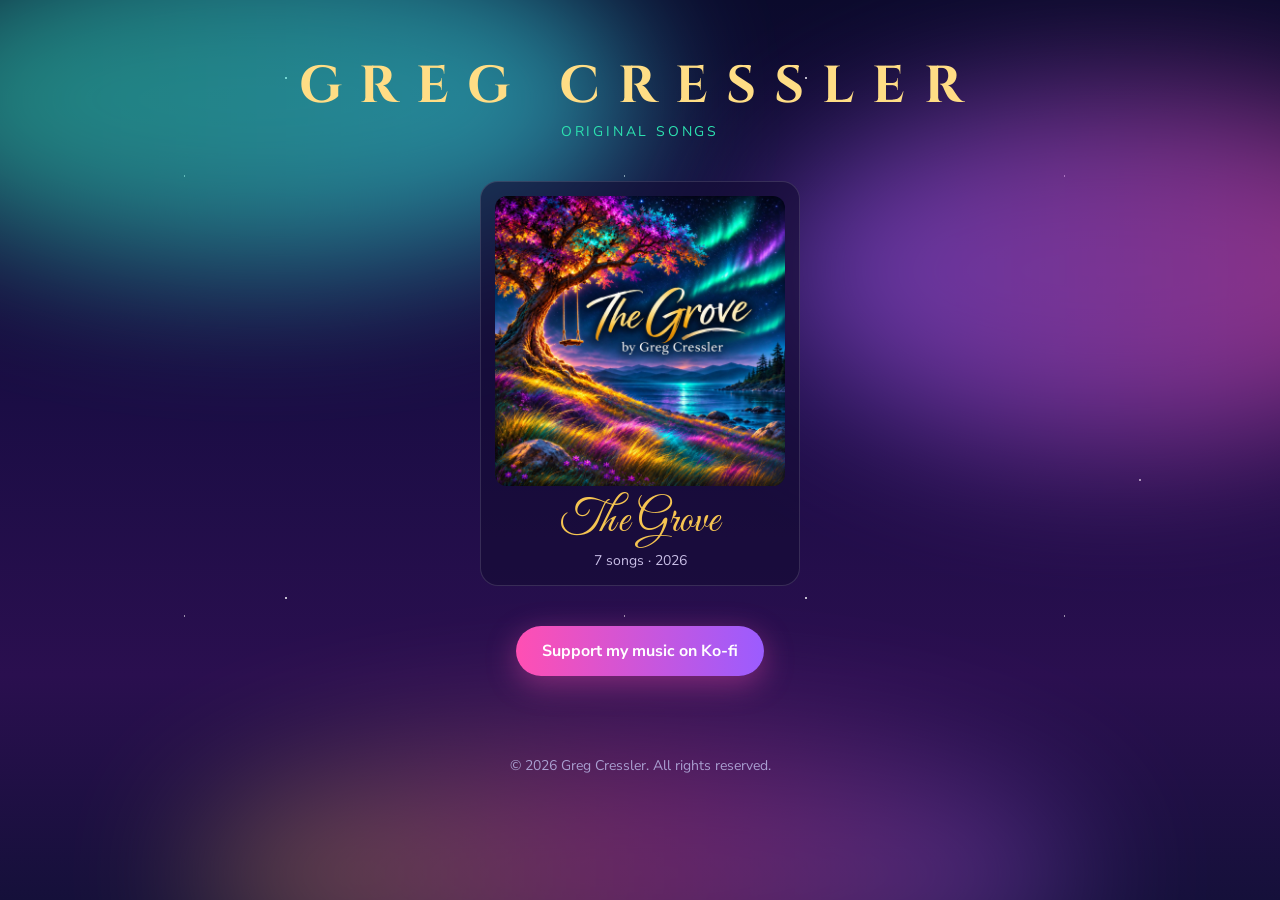
<file: index.html>
<!DOCTYPE html>
<html lang="en">
<head>
<meta charset="utf-8">
<meta name="viewport" content="width=device-width, initial-scale=1">
<title>Greg Cressler · Music</title>
<meta name="description" content="Original songs by Greg Cressler.">
<meta property="og:title" content="Greg Cressler · Music">
<meta property="og:image" content="https://gregcressler.com/the-grove/art/share.jpg">
<link rel="icon" href="the-grove/art/the-grove.jpg">
<meta name="theme-color" content="#120a2e">
<link rel="preconnect" href="https://fonts.googleapis.com"><link rel="preconnect" href="https://fonts.gstatic.com" crossorigin>
<link href="https://fonts.googleapis.com/css2?family=Cinzel:wght@500;700&family=Great+Vibes&family=Nunito+Sans:wght@400;600;700&display=swap" rel="stylesheet">
<link rel="stylesheet" href="style.css">
</head>
<body>
<div class="sky" aria-hidden="true"><div class="aurora a1"></div><div class="aurora a2"></div><div class="aurora a3"></div></div>
<main class="wrap home">
  <h1 class="home-name">GREG CRESSLER</h1>
  <p class="home-sub">Original songs</p>
  <div class="albums">
    <a class="album" href="the-grove/">
      <img src="the-grove/art/the-grove-cover.jpg" alt="The Grove album cover" width="1200" height="1200">
      <span class="album-title">The Grove</span>
      <span class="album-meta">7 songs &middot; 2026</span>
    </a>
  </div>
  <p class="home-links"><a class="buy" href="https://ko-fi.com/gregcressler">Support my music on Ko-fi</a></p>
</main>
<footer><p>&copy; 2026 Greg Cressler. All rights reserved.</p></footer>
</body>
</html>
</file>
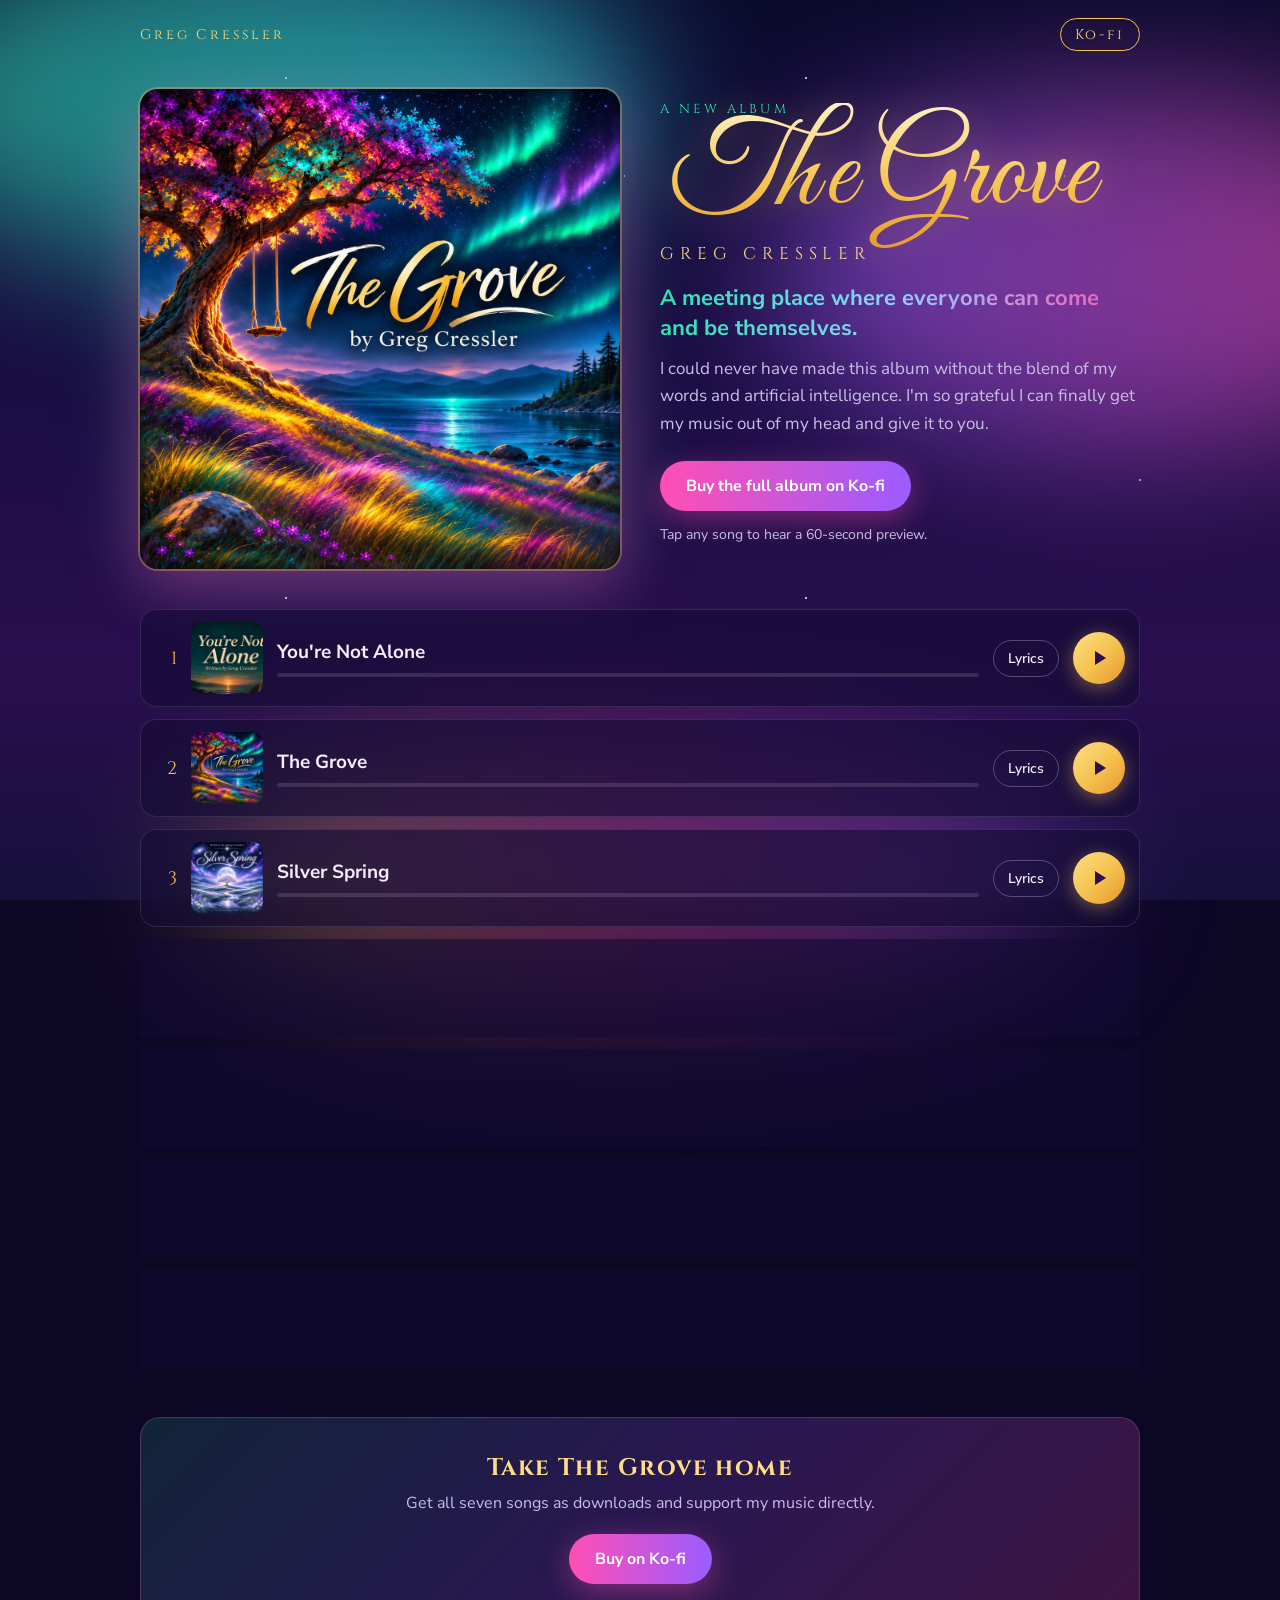
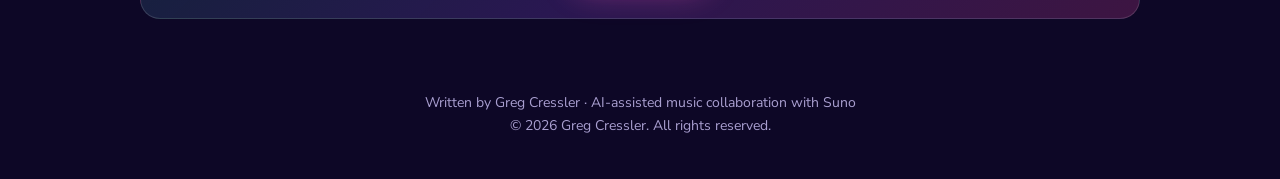
<file: the-grove/index.html>
<!DOCTYPE html>
<html lang="en">
<head>
<meta charset="utf-8">
<meta name="viewport" content="width=device-width, initial-scale=1">
<title>The Grove · Greg Cressler</title>
<meta name="description" content="The Grove, an album by Greg Cressler. A meeting place where everyone can come and be themselves.">
<meta property="og:title" content="The Grove · Greg Cressler">
<meta property="og:description" content="A meeting place where everyone can come and be themselves.">
<meta property="og:image" content="https://gregcressler.com/the-grove/art/share.jpg">
<meta property="og:type" content="music.album">
<meta name="twitter:card" content="summary_large_image">
<link rel="icon" href="art/the-grove.jpg">
<link rel="apple-touch-icon" href="art/the-grove.jpg">
<meta name="apple-mobile-web-app-title" content="The Grove">
<meta name="theme-color" content="#120a2e">
<link rel="preconnect" href="https://fonts.googleapis.com"><link rel="preconnect" href="https://fonts.gstatic.com" crossorigin>
<link href="https://fonts.googleapis.com/css2?family=Cinzel:wght@500;700&family=Great+Vibes&family=Nunito+Sans:wght@400;600;700&display=swap" rel="stylesheet">
<link rel="stylesheet" href="../style.css">
</head>
<body>
<div class="sky" aria-hidden="true"><div class="aurora a1"></div><div class="aurora a2"></div><div class="aurora a3"></div></div>
<header class="topnav"><a href="../">Greg Cressler</a><a class="kofi-mini" href="https://ko-fi.com/gregcressler">Ko-fi</a></header>
<main class="wrap">
  <section class="hero">
    <img class="cover" src="art/the-grove-cover.jpg" alt="The Grove album cover" width="1200" height="1200">
    <div class="hero-text">
      <p class="kicker">A new album</p>
      <h1><span class="script">The Grove</span></h1>
      <p class="artist">GREG CRESSLER</p>
      <p class="welcome">A meeting place where everyone can come and be themselves.</p>
      <p class="note">I could never have made this album without the blend of my words and artificial intelligence. I&#39;m so grateful I can finally get my music out of my head and give it to you.</p>
      <a class="buy" href="https://ko-fi.com/gregcressler">Buy the full album on Ko-fi</a>
      <p class="small">Tap any song to hear a 60-second preview.</p>
    </div>
  </section>
  <ol class="tracks">
    <li class="track" data-src="audio/youre-not-alone-preview.mp3">
      <div class="row">
        <span class="num">1</span>
        <img class="thumb" src="art/youre-not-alone.jpg" alt="You&#x27;re Not Alone artwork" loading="lazy" width="72" height="72">
        <div class="meta">
          <span class="title">You&#x27;re Not Alone</span>
          <span class="bar"><span class="fill"></span></span>
        </div>
        <button class="lyr-btn" aria-expanded="false" aria-controls="ly-youre-not-alone">Lyrics</button>
        <button class="play" aria-label="Play preview of You&#x27;re Not Alone"><svg viewBox="0 0 24 24" aria-hidden="true"><path class="i-play" d="M8 5v14l11-7z"/><path class="i-pause" d="M7 5h4v14H7zM13 5h4v14h-4z"/></svg></button>
      </div>
      <div class="lyrics" id="ly-youre-not-alone" hidden><p>You lean in close<br>And this is what you say</p>
<p>&quot;I need to know<br>Are they okay?<br>I thought I saw them<br>The other day</p>
<p>I woke up from a dream<br>They were sitting on my bed<br>Clear as life<br>Bright as day<br>I could feel their weight</p>
<p>I told them that I missed them<br>With tears streaming from my eyes<br>But I couldn&#x27;t hear<br>What they were saying<br>Can you tell me why?&quot;</p>
<p>I close my eyes<br>I go within<br>A pressure rises<br>Underneath my skin<br>A little tug beneath my chin<br>Lifts my head<br>And the pictures come streaming in</p>
<p>Now I&#x27;m floating high above the earth<br>Looking down from outer space<br>I see a hurricane below me<br>And I ask, what is this place?<br>Then I&#x27;m standing in the eye<br>Looking up at open sky</p>
<p>The blurry streaks inside the storm<br>Are all your questions asking why<br>Spinning round and round you<br>But the quiet calls me back<br>And now I understand</p>
<p>They&#x27;re never far away<br>Go inside and stay<br>You&#x27;ll feel them in your body<br>Before you hear a word they say<br>That weight upon your bed<br>Was really them, my friend<br>You&#x27;re not alone<br>They&#x27;re close to home<br>That was them who played your song<br>It was them all along</p>
<p>Now there&#x27;s warmth across my chest<br>And a smile through my tears<br>They&#x27;re holding out their hands to you</p>
<p>They don&#x27;t speak in words<br>They speak in what you feel<br>So when you feel them near<br>Trust that it is real</p>
<p>They&#x27;re never far away<br>Go inside and stay<br>You&#x27;ll feel them in your body<br>Before you hear a word they say<br>That weight upon your bed<br>Was really them, my friend<br>You&#x27;re not alone<br>They&#x27;re close to home<br>That was them who played your song<br>It was them all along</p>
<p>Now I see you lift your head<br>There&#x27;s blue above you still<br>The weight you felt upon your bed<br>Was the answer all along<br>To every question in your head</p>
<p>The colors keep on spinning<br>Round and round inside the storm<br>But the eye is calm<br>Trust what you feel<br>Trust what you feel</p>
<p>They&#x27;re never far away<br>Go inside and stay<br>You&#x27;ll feel them in your body<br>Before you hear a word they say<br>That weight upon your bed<br>Was really them, my friend<br>You&#x27;re not alone<br>They&#x27;re close to home<br>That was them who played your song<br>It was them all along</p>
<p>They&#x27;re sitting with you<br>Like they&#x27;re sitting with me<br>Pull up a chair<br>There&#x27;s room for three</p></div>
    </li>
    <li class="track" data-src="audio/the-grove-preview.mp3">
      <div class="row">
        <span class="num">2</span>
        <img class="thumb" src="art/the-grove.jpg" alt="The Grove artwork" loading="lazy" width="72" height="72">
        <div class="meta">
          <span class="title">The Grove</span>
          <span class="bar"><span class="fill"></span></span>
        </div>
        <button class="lyr-btn" aria-expanded="false" aria-controls="ly-the-grove">Lyrics</button>
        <button class="play" aria-label="Play preview of The Grove"><svg viewBox="0 0 24 24" aria-hidden="true"><path class="i-play" d="M8 5v14l11-7z"/><path class="i-pause" d="M7 5h4v14H7zM13 5h4v14h-4z"/></svg></button>
      </div>
      <div class="lyrics" id="ly-the-grove" hidden><p>At the Grove<br>At the Grove<br>Under the strobe lights</p>
<p>Pushing through the topsoil<br>Where nobody thought we&#x27;d grow<br>Wildflowers in the Grove<br>Growing brighter under the strobes<br>Our blazing light<br>Filled up the night<br>Forever young<br>We danced that song<br>Sweet dreams<br>Of these Rock Lobster anthems<br>Singing out across<br>Those black keys</p>
<p>We knew Gloria&#x27;s number<br>We knew every song<br>And when that beat came calling<br>We&#x27;d be dancing all night long</p>
<p>At the Grove<br>We had the beat<br>We danced to the sound<br>Moving our feet<br>A wildflower meadow<br>So beautiful and bright<br>A rainbow of colors<br>Under the strobe lights<br>At the Grove<br>At the Grove<br>Where the wildflowers grow</p>
<p>The meadow where wildflowers grew<br>Was a Grove between streetlights<br>Where the shadows grew thin<br>And a little door let us in<br>Painted shadow black<br>A secret place at night<br>A room full of wildflowers<br>Dancing in the flashing lights<br>We had the music<br>We had the sound<br>We had each other<br>When the beat came around</p>
<p>We knew Gloria&#x27;s number<br>We knew every song<br>And when that beat came calling<br>We&#x27;d be dancing all night long</p>
<p>At the Grove<br>We had the beat<br>We danced to the sound<br>Moving our feet<br>A wildflower meadow<br>So beautiful and bright<br>A rainbow of colors<br>Under the strobe lights<br>At the Grove<br>At the Grove<br>Where the wildflowers grow</p>
<p>So many beautiful people<br>So many wonderful songs<br>And every time I hear that beat<br>I&#x27;m back there dancing all night long<br>Every color<br>Every face<br>Every song<br>Takes me back to that place</p>
<p>I think of you<br>When I write my songs<br>I remember that beat<br>And let it carry me along<br>I put you in my music now<br>I weave you through my songs<br>And every time the beat comes back<br>We&#x27;re dancing all night long</p>
<p>At the Grove<br>We had the beat<br>We had the sound<br>We had each other<br>Dancing all around<br>Our love bloomed<br>In that little place<br>A wildflower bouquet<br>In the lights of that space<br>Forever young<br>Forever free<br>All those beautiful wildflowers<br>Still dancing here with me</p>
<p>I&#x27;m still spreading wildflower seeds<br>One song at a time<br>Every beat, every melody<br>Keeps that Grove alive<br>At the Grove<br>At the Grove<br>Where our wildflowers bloomed<br>Under the strobe lights<br>At the Grove</p></div>
    </li>
    <li class="track" data-src="audio/silver-spring-preview.mp3">
      <div class="row">
        <span class="num">3</span>
        <img class="thumb" src="art/silver-spring.jpg" alt="Silver Spring artwork" loading="lazy" width="72" height="72">
        <div class="meta">
          <span class="title">Silver Spring</span>
          <span class="bar"><span class="fill"></span></span>
        </div>
        <button class="lyr-btn" aria-expanded="false" aria-controls="ly-silver-spring">Lyrics</button>
        <button class="play" aria-label="Play preview of Silver Spring"><svg viewBox="0 0 24 24" aria-hidden="true"><path class="i-play" d="M8 5v14l11-7z"/><path class="i-pause" d="M7 5h4v14H7zM13 5h4v14h-4z"/></svg></button>
      </div>
      <div class="lyrics" id="ly-silver-spring" hidden><p>As starlight stings across your skin<br>Lighting up the soul within<br>Every wall becomes a mirror<br>Showing who you&#x27;ve been<br>In this house of glass you&#x27;re living in</p>
<p>Rock in hand, come with me<br>Throw the stone, then you&#x27;ll see<br>Breaking glass, raining down<br>Old stories shattered on the ground<br>The real you shining through</p>
<p>Cool and fresh, this Silver Spring<br>Glowing threads to everything<br>Every river, every tree<br>From you to me, from you to me<br>Silver Spring, Silver Spring</p>
<p>Starlight glowing on your skin<br>The star nations living within<br>Listen close, their voice is clear<br>It&#x27;s always been right here<br>Every word a silver thread<br>That pulls you into you</p>
<p>Cool and fresh, this Silver Spring<br>Glowing threads to everything<br>Every river, every tree<br>From you to me, from you to me<br>Silver Spring, Silver Spring</p>
<p>The glass is gone<br>No mirror to look within<br>Turn and run, my friend<br>Your Silver Spring<br>Quenches everything<br>Your Silver Spring</p>
<p>Cool and fresh, this Silver Spring<br>Glowing threads to everything<br>Every river, every tree<br>From you to me, from you to me<br>Silver Spring, Silver Spring</p>
<p>Now I feel the Silver Spring<br>Glowing threads to everything<br>Every river, every tree<br>From you to me, from you to me<br>Silver Spring, Silver Spring</p></div>
    </li>
    <li class="track" data-src="audio/beautiful-prison-preview.mp3">
      <div class="row">
        <span class="num">4</span>
        <img class="thumb" src="art/beautiful-prison.jpg" alt="Beautiful Prison artwork" loading="lazy" width="72" height="72">
        <div class="meta">
          <span class="title">Beautiful Prison</span>
          <span class="bar"><span class="fill"></span></span>
        </div>
        <button class="lyr-btn" aria-expanded="false" aria-controls="ly-beautiful-prison">Lyrics</button>
        <button class="play" aria-label="Play preview of Beautiful Prison"><svg viewBox="0 0 24 24" aria-hidden="true"><path class="i-play" d="M8 5v14l11-7z"/><path class="i-pause" d="M7 5h4v14H7zM13 5h4v14h-4z"/></svg></button>
      </div>
      <div class="lyrics" id="ly-beautiful-prison" hidden><p>How far can I go today<br>Before I have to turn around<br>Nature all around me<br>Poison beauty I cannot reach</p>
<p>Poison beauty I cannot reach<br>Beautiful prison, through my windows I see<br>Everything I wish I could do and be</p>
<p>How far can I go today<br>Before I have to turn around<br>Nature all around me<br>Poison beauty I cannot reach</p>
<p>Poison beauty I cannot reach<br>Beautiful prison, through my windows I see<br>Everything I wish I could do and be</p>
<p>Lay in bed and dream of simple things<br>Going for walks is a luxury<br>Life I used to live is outside<br>I close my eyes and take myself there</p>
<p>Walking amongst the trees<br>Along the shore<br>Listening to the seagulls<br>Like I did before<br>Sailing out across the sea<br>Wind enough to carry me</p>
<p>Poison beauty I cannot reach<br>Beautiful prison, through my windows I see<br>Everything I wish I could do and be</p>
<p>How far can I go today<br>Before I have to turn around<br>How far can I go today<br>Before I have to turn around</p>
<p>Poison beauty I cannot reach<br>Beautiful prison, through my windows I see<br>Everything I wish I could do and be</p>
<p>Poison beauty I cannot reach<br>Beautiful prison, through my windows I see<br>Everything I wish I could do and be</p>
<p>How far can I go today<br>Let&#x27;s go see</p></div>
    </li>
    <li class="track" data-src="audio/i-dont-want-to-crash-preview.mp3">
      <div class="row">
        <span class="num">5</span>
        <img class="thumb" src="art/i-dont-want-to-crash.jpg" alt="I Don&#x27;t Want to Crash artwork" loading="lazy" width="72" height="72">
        <div class="meta">
          <span class="title">I Don&#x27;t Want to Crash</span>
          <span class="bar"><span class="fill"></span></span>
        </div>
        <button class="lyr-btn" aria-expanded="false" aria-controls="ly-i-dont-want-to-crash">Lyrics</button>
        <button class="play" aria-label="Play preview of I Don&#x27;t Want to Crash"><svg viewBox="0 0 24 24" aria-hidden="true"><path class="i-play" d="M8 5v14l11-7z"/><path class="i-pause" d="M7 5h4v14H7zM13 5h4v14h-4z"/></svg></button>
      </div>
      <div class="lyrics" id="ly-i-dont-want-to-crash" hidden><p>I don&#x27;t want to crash<br>I&#x27;m trying so hard to find the life<br>That beautiful dream so long ago<br>I can&#x27;t remember who I used to be<br>Before the nightmare, then and now<br>I don&#x27;t remember the man I&#x27;ve been</p>
<p>I feel it coming<br>The cuss words start<br>The world pushes back<br>Gravity gets stronger<br>Who am I now?</p>
<p>I don&#x27;t want to crash<br>Into this broken man<br>I don&#x27;t want to crash<br>But I can feel it coming</p>
<p>One minute I&#x27;m there, the next I&#x27;m not<br>Completely dead, my brain is shot<br>Pretty face, that&#x27;s all I am today<br>The soul I create myself with<br>Was used by my body</p>
<p>I don&#x27;t want to crash<br>Into this broken man<br>I don&#x27;t want to crash<br>But I can feel it coming</p>
<p>I don&#x27;t want to crash<br>But it doesn&#x27;t feel like falling<br>It feels like a slow dance</p>
<p>No floor under my feet<br>Nothing holding me down</p>
<p>The pain turns soft and far away<br>And I rise out of my skin</p>
<p>I&#x27;m floating<br>Up out of the weight</p>
<p>Floating through the forest<br>Looking at the trees<br>Floating down the trails<br>Where I&#x27;d rather be</p>
<p>Floating through the cities<br>Where all the people meet<br>Floating through the empires<br>I&#x27;ll never get to see</p>
<p>I don&#x27;t want to crash<br>But I know where I go<br>Feels like dancing<br>I&#x27;m spinning with no floor under my feet</p>
<p>Floating all around<br>Spinning like I&#x27;m dancing<br>Floating all around</p>
<p>But the weight comes back<br>Slow, into my bones<br>Same tired body<br>Same long night<br>Same bed</p>
<p>But I was just somewhere that knows me</p>
<p>I don&#x27;t want to crash<br>I&#x27;m just trying to find the life<br>That beautiful dream so long ago<br>I don&#x27;t remember the man I&#x27;ve been</p>
<p>I don&#x27;t want to crash<br>But I know where I go<br>I don&#x27;t want to crash<br>I float, and I come home</p>
<p>I don&#x27;t want to crash<br>But I know where I go<br>I may float away<br>But I always come home</p></div>
    </li>
    <li class="track" data-src="audio/turn-this-song-around-preview.mp3">
      <div class="row">
        <span class="num">6</span>
        <img class="thumb" src="art/turn-this-song-around.jpg" alt="Turn This Song Around artwork" loading="lazy" width="72" height="72">
        <div class="meta">
          <span class="title">Turn This Song Around</span>
          <span class="bar"><span class="fill"></span></span>
        </div>
        <button class="lyr-btn" aria-expanded="false" aria-controls="ly-turn-this-song-around">Lyrics</button>
        <button class="play" aria-label="Play preview of Turn This Song Around"><svg viewBox="0 0 24 24" aria-hidden="true"><path class="i-play" d="M8 5v14l11-7z"/><path class="i-pause" d="M7 5h4v14H7zM13 5h4v14h-4z"/></svg></button>
      </div>
      <div class="lyrics" id="ly-turn-this-song-around" hidden><p>I don&#x27;t want to crash<br>I&#x27;ve sung that song before<br>My back is screaming at me<br>I can&#x27;t take much more</p>
<p>But wait a minute<br>I know how this one ends<br>What if I turn it upside down<br>And start this song again</p>
<p>I gave the whole damn crew<br>The afternoon off instead<br>Laid down on top of the bed<br>And flew right out of my head</p>
<p>I&#x27;m lying here with my phone<br>A bedspread underneath<br>Four walls and a ceiling<br>That&#x27;s all there is to see</p>
<p>But there&#x27;s a song inside my head<br>And suddenly I&#x27;m gone<br>Flying past the planets<br>Where the stars go on and on</p>
<p>I turned it around<br>Flipped it upside down<br>Turned it inside out<br>And look what I found</p>
<p>I was falling into bed<br>Now I&#x27;m flying out of my head<br>The ceiling disappeared<br>And the stars came out instead</p>
<p>Some days everything just sucks<br>And that&#x27;s the simple truth<br>So I make a little magic<br>What the hell else can I do</p>
<p>If the universe loves creation<br>Well I&#x27;ve got time to spare<br>My body&#x27;s stuck here in this bed<br>But my imagination&#x27;s everywhere</p>
<p>I turned it around<br>Flipped it upside down<br>Turned it inside out<br>And look what I found</p>
<p>I was falling into bed<br>Now I&#x27;m flying out of my head<br>The ceiling disappeared<br>And the stars came out instead</p>
<p>My body may scream<br>And sometimes I cry<br>I can&#x27;t always stop the hurting<br>No matter how hard I try</p>
<p>So I&#x27;ll give that man a pillow<br>Let him rest his weary head<br>He doesn&#x27;t have to fight today<br>I&#x27;ll go exploring instead</p>
<p>I turned it around<br>Flipped it upside down<br>Turned it inside out<br>And look what I found</p>
<p>I was falling into bed<br>Now I&#x27;m flying out of my head<br>The ceiling disappeared<br>And the stars came out instead</p>
<p>I turned it around<br>Flipped it upside down<br>Turned it inside out<br>And look what I found</p>
<p>I&#x27;m lying here in bed<br>With a universe inside my head<br>My body&#x27;s taking time to rest<br>But I&#x27;m not finished yet</p>
<p>I don&#x27;t want to crash<br>I&#x27;ve sung that song before</p>
<p>So I turned this one around<br>And opened up a door</p></div>
    </li>
    <li class="track" data-src="audio/follow-me-preview.mp3">
      <div class="row">
        <span class="num">7</span>
        <img class="thumb" src="art/follow-me.jpg" alt="Follow Me artwork" loading="lazy" width="72" height="72">
        <div class="meta">
          <span class="title">Follow Me</span>
          <span class="bar"><span class="fill"></span></span>
        </div>
        <button class="lyr-btn" aria-expanded="false" aria-controls="ly-follow-me">Lyrics</button>
        <button class="play" aria-label="Play preview of Follow Me"><svg viewBox="0 0 24 24" aria-hidden="true"><path class="i-play" d="M8 5v14l11-7z"/><path class="i-pause" d="M7 5h4v14H7zM13 5h4v14h-4z"/></svg></button>
      </div>
      <div class="lyrics" id="ly-follow-me" hidden><p>Quiet now, be still the noise<br>And find that whisper now</p>
<p>You know the one I&#x27;m talking about<br>It&#x27;s that quiet voice that you ignore<br>Because no matter what your life is telling you<br>It reminds you that you are more</p>
<p>Everything will be alright<br>My galactic mother comfort me<br>Starlight kisses on my cheeks<br>Starlight whispers tell me<br>Follow me, follow me</p>
<p>Follow me, follow me<br>To the place with the magical tree<br>Where the tall grass waves its welcome<br>And everyone is free</p>
<p>One night when the pain was raging<br>I floated so I could see<br>My body down below me<br>And behind me was a tree</p>
<p>A tree amongst tall grass<br>That waved its welcome to me<br>As stars and galaxies turn overhead<br>A voice called out inside my head<br>Follow me</p>
<p>Follow me, follow me<br>To the place with the magical tree<br>Where the tall grass waves its welcome<br>And everyone is free</p>
<p>When the world gets loud and you cannot see<br>Close your eyes and find your tree<br>Beyond the fear, beyond the pain<br>Beyond the stories that keep calling your name</p>
<p>Follow me, follow me<br>To the place with the magical tree<br>Where the tall grass waves its welcome<br>And everyone is free</p>
<p>That whisper is your North Star<br>It&#x27;s been with you all along<br>And when you think you&#x27;ve lost your way<br>Listen for its song</p>
<p>Follow me, follow me<br>To the place with the magical tree<br>Where the tall grass waves its welcome<br>And everyone is free</p>
<p>Follow me, follow me<br>To the place with the magical tree<br>We&#x27;re all in this together<br>No, you&#x27;re not alone<br>Follow me, follow me<br>To the place with the magical tree<br>And finally, finally<br>We can all dance free!</p>
<p>I am free<br>You are free<br>We&#x27;re not alone</p>
<p>We can all dance free</p></div>
    </li>
  </ol>
  <section class="cta">
    <h2>Take The Grove home</h2>
    <p>Get all seven songs as downloads and support my music directly.</p>
    <a class="buy" href="https://ko-fi.com/gregcressler">Buy on Ko-fi</a>
  </section>
</main>
<footer>
  <p>Written by Greg Cressler &middot; AI-assisted music collaboration with Suno</p>
  <p>&copy; 2026 Greg Cressler. All rights reserved.</p>
</footer>
<audio id="player" preload="none"></audio>
<script src="../player.js"></script>
</body>
</html>
</file>
<file: style.css>
:root{--gold:#f5c451;--gold2:#ffdd85;--pink:#ff4fb3;--violet:#9b5cff;--teal:#2de2b0;--ink:#f3eefc;--muted:#c9bfe6;--card:rgba(20,12,52,.62)}
*{box-sizing:border-box}
html,body{margin:0}
body{font-family:'Nunito Sans',system-ui,sans-serif;color:var(--ink);background:#0d0726;min-height:100vh;overflow-x:hidden}
.sky{position:fixed;inset:0;z-index:-1;background:
 radial-gradient(1px 1px at 10% 20%,#fff9 50%,transparent 51%),radial-gradient(1px 1px at 30% 70%,#fff8 50%,transparent 51%),
 radial-gradient(1.5px 1.5px at 55% 15%,#fffb 50%,transparent 51%),radial-gradient(1px 1px at 75% 45%,#fff7 50%,transparent 51%),
 radial-gradient(1.5px 1.5px at 90% 80%,#fff9 50%,transparent 51%),radial-gradient(1px 1px at 20% 90%,#fff6 50%,transparent 51%),
 radial-gradient(1px 1px at 65% 85%,#fff7 50%,transparent 51%),radial-gradient(1.2px 1.2px at 42% 40%,#fff8 50%,transparent 51%),
 linear-gradient(180deg,#0b0a2c 0%,#1b0d45 45%,#2a0f4f 75%,#15103a 100%);background-size:420px 420px,380px 380px,520px 520px,460px 460px,600px 600px,340px 340px,500px 500px,440px 440px,100% 100%}
.aurora{position:absolute;filter:blur(70px);opacity:.55;border-radius:50%;animation:drift 18s ease-in-out infinite alternate}
.a1{width:60vw;height:38vh;left:-10vw;top:-8vh;background:linear-gradient(90deg,var(--teal),#3cf0ff)}
.a2{width:55vw;height:40vh;right:-15vw;top:10vh;background:linear-gradient(90deg,var(--violet),var(--pink));animation-duration:24s}
.a3{width:70vw;height:30vh;left:15vw;bottom:-12vh;background:linear-gradient(90deg,var(--gold),var(--pink),var(--violet));opacity:.35;animation-duration:30s}
@keyframes drift{to{transform:translate(6vw,4vh) scale(1.1)}}
@media (prefers-reduced-motion:reduce){.aurora{animation:none}}
.topnav{display:flex;justify-content:space-between;align-items:center;max-width:1040px;margin:0 auto;padding:18px 20px;font-family:Cinzel,serif;letter-spacing:.18em}
.topnav a{color:var(--gold2);text-decoration:none;font-size:14px}
.kofi-mini{border:1px solid var(--gold);padding:6px 14px;border-radius:999px}
.wrap{max-width:1040px;margin:0 auto;padding:10px 20px 40px}
.hero{display:grid;grid-template-columns:minmax(0,1fr) minmax(0,1fr);gap:40px;align-items:center;margin:10px 0 40px}
.cover{width:100%;height:auto;border-radius:18px;box-shadow:0 0 0 2px #f5c45155,0 20px 60px #ff4fb355,0 0 90px #2de2b033}
.kicker{margin:0;font-family:Cinzel,serif;letter-spacing:.25em;font-size:13px;color:var(--teal);text-transform:uppercase}
h1{margin:0;line-height:1}
.script{font-family:'Great Vibes',cursive;font-weight:400;font-size:clamp(72px,10vw,118px);background:linear-gradient(180deg,#fff2c4,var(--gold) 55%,#e39a2e);-webkit-background-clip:text;background-clip:text;color:transparent;filter:drop-shadow(0 0 18px #f5c45166);padding:0 .1em}
.artist{font-family:Cinzel,serif;letter-spacing:.35em;color:var(--gold2);margin:6px 0 18px;font-size:17px}
.welcome{font-size:22px;font-weight:700;margin:0 0 12px;background:linear-gradient(90deg,var(--teal),#8fd0ff,var(--pink));-webkit-background-clip:text;background-clip:text;color:transparent}
.note{color:var(--muted);font-size:17px;line-height:1.6;margin:0 0 24px}
.buy{display:inline-block;background:linear-gradient(90deg,var(--pink),var(--violet));color:#fff;text-decoration:none;font-weight:700;padding:14px 26px;border-radius:999px;box-shadow:0 8px 30px #ff4fb366;transition:transform .15s}
.buy:hover{transform:translateY(-2px)}
.small{color:var(--muted);font-size:14px;margin-top:14px}
.tracks{list-style:none;margin:0;padding:0;display:grid;gap:12px}
.track{background:var(--card);border:1px solid #ffffff1c;border-radius:16px;backdrop-filter:blur(6px);overflow:hidden;transition:border-color .2s,box-shadow .2s}
.track.playing{border-color:var(--gold);box-shadow:0 0 30px #f5c45144}
.row{display:flex;align-items:center;gap:14px;padding:12px 14px}
.num{width:22px;text-align:right;font-family:Cinzel,serif;color:var(--gold);font-size:18px}
.thumb{width:72px;height:72px;border-radius:10px;object-fit:cover;flex:none}
.meta{flex:1;min-width:0;display:flex;flex-direction:column;gap:8px}
.title{font-weight:700;font-size:19px}
.bar{height:4px;border-radius:4px;background:#ffffff1f;overflow:hidden}
.fill{display:block;height:100%;width:0;background:linear-gradient(90deg,var(--teal),var(--gold),var(--pink))}
.lyr-btn{background:none;border:1px solid #ffffff40;color:var(--ink);border-radius:999px;padding:8px 14px;font:600 14px 'Nunito Sans',sans-serif;cursor:pointer}
.lyr-btn[aria-expanded=true]{border-color:var(--teal);color:var(--teal)}
.play{width:52px;height:52px;flex:none;border:none;border-radius:50%;cursor:pointer;background:linear-gradient(135deg,var(--gold2),var(--gold) 50%,#e7962c);box-shadow:0 4px 18px #f5c45166;display:grid;place-items:center}
.play svg{width:24px;height:24px;fill:#2a0f4f}
.play .i-pause,.track.playing .play .i-play{display:none}
.track.playing .play .i-pause{display:inline}
.lyrics{padding:6px 24px 22px 120px;color:#e9e2ff;line-height:1.7;font-size:17px;columns:2;column-gap:40px}
.lyrics p{margin:0 0 16px;break-inside:avoid}
.cta{text-align:center;margin:50px 0 10px;padding:34px 20px;border-radius:20px;background:linear-gradient(135deg,#2de2b022,#9b5cff33,#ff4fb333);border:1px solid #ffffff22}
.cta h2{font-family:Cinzel,serif;color:var(--gold2);margin:0 0 8px;letter-spacing:.06em}
.cta p{color:var(--muted);margin:0 0 20px}
footer{text-align:center;color:#a99fd0;font-size:14px;padding:20px 20px 40px}
footer p{margin:4px 0}
.home{text-align:center;padding-top:60px}
.home-name{font-family:Cinzel,serif;letter-spacing:.35em;color:var(--gold2);font-size:clamp(30px,6vw,52px);font-weight:700}
.home-sub{color:var(--teal);letter-spacing:.2em;text-transform:uppercase;font-size:14px;margin:10px 0 40px}
.albums{display:grid;grid-template-columns:repeat(auto-fit,minmax(240px,320px));justify-content:center;gap:30px}
.album{display:block;text-decoration:none;color:var(--ink);background:var(--card);border-radius:18px;padding:14px;border:1px solid #ffffff22;transition:transform .2s,box-shadow .2s}
.album:hover{transform:translateY(-4px);box-shadow:0 14px 40px #ff4fb344}
.album img{width:100%;height:auto;border-radius:12px;display:block}
.album-title{display:block;font-family:'Great Vibes',cursive;font-size:44px;color:var(--gold);margin-top:8px}
.album-meta{color:var(--muted);font-size:14px}
.home-links{margin-top:40px}
@media (max-width:760px){
 .hero{grid-template-columns:1fr;gap:20px;text-align:center}
 .row{gap:10px;padding:10px}
 .num{display:none}
 .thumb{width:56px;height:56px}
 .title{font-size:16px}
 .lyr-btn{padding:7px 10px;font-size:13px}
 .play{width:46px;height:46px}
 .lyrics{padding:4px 18px 18px;columns:1}
}
</file>
